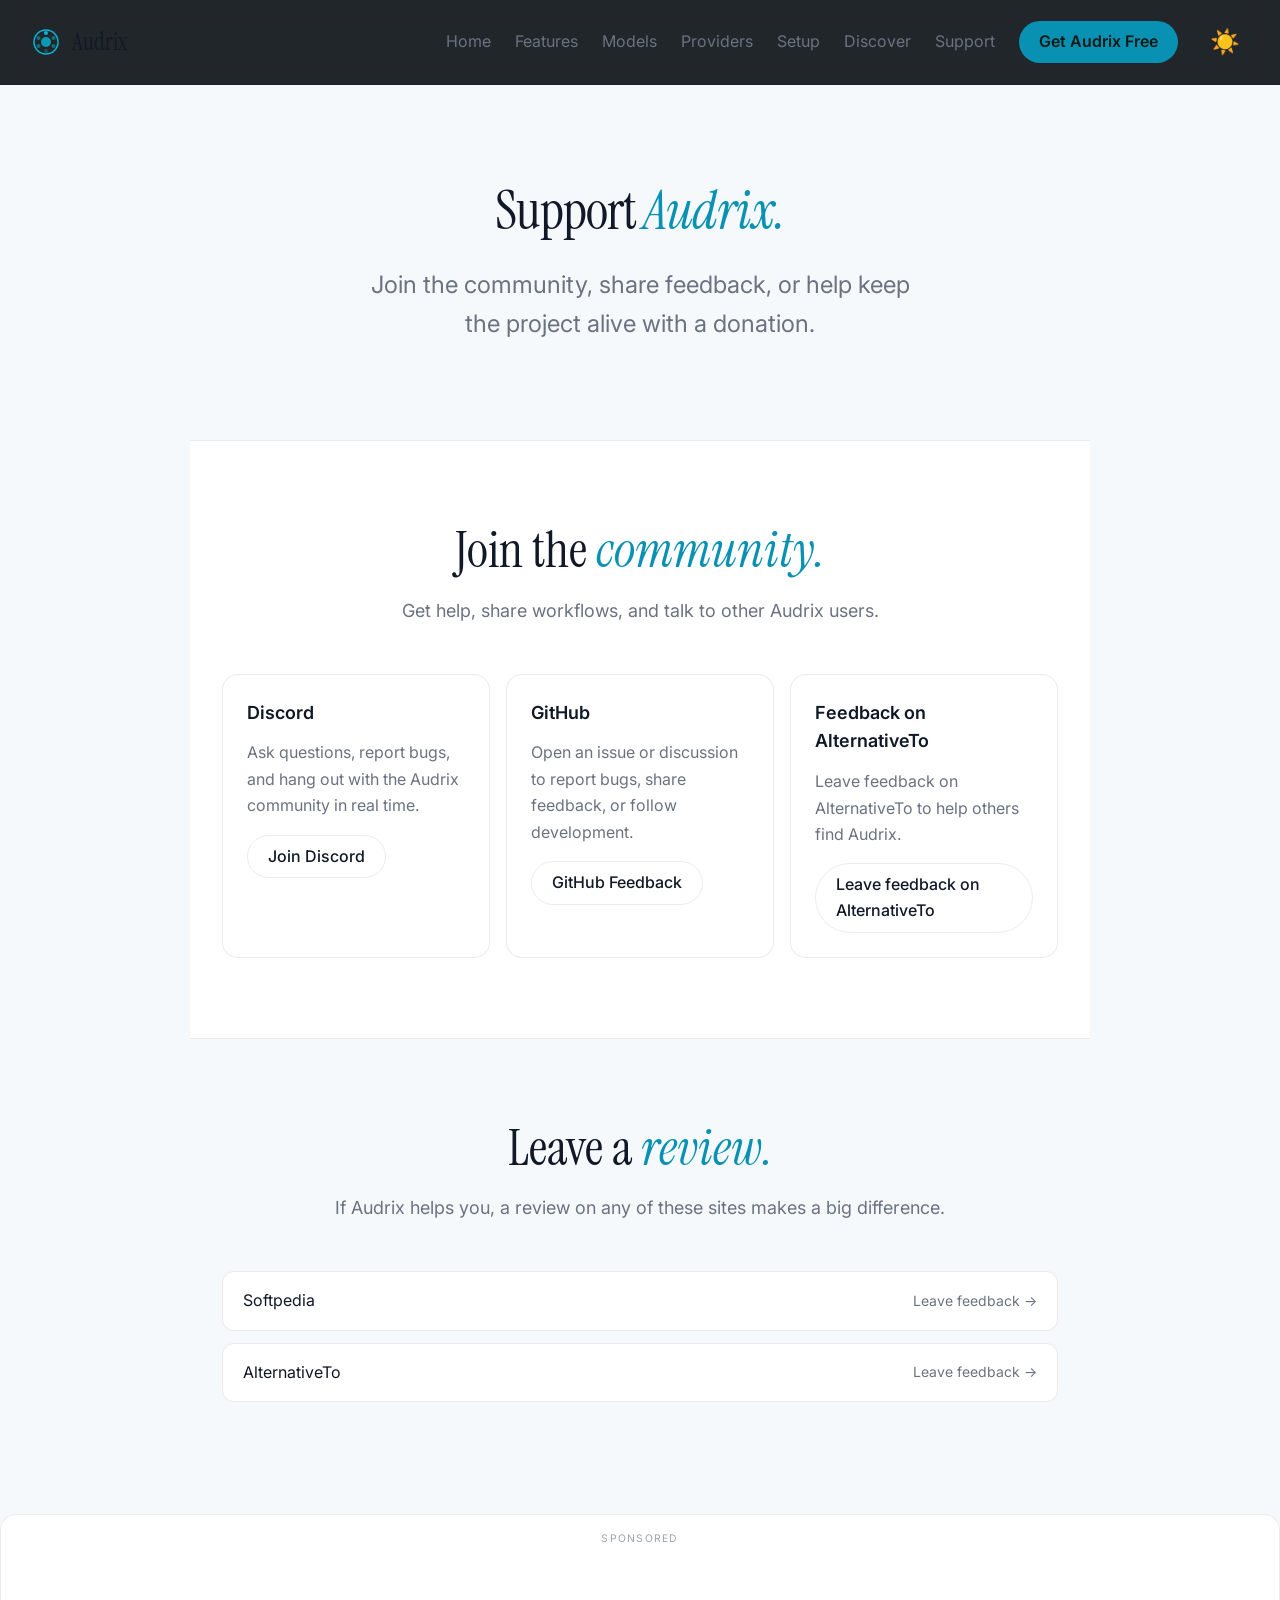
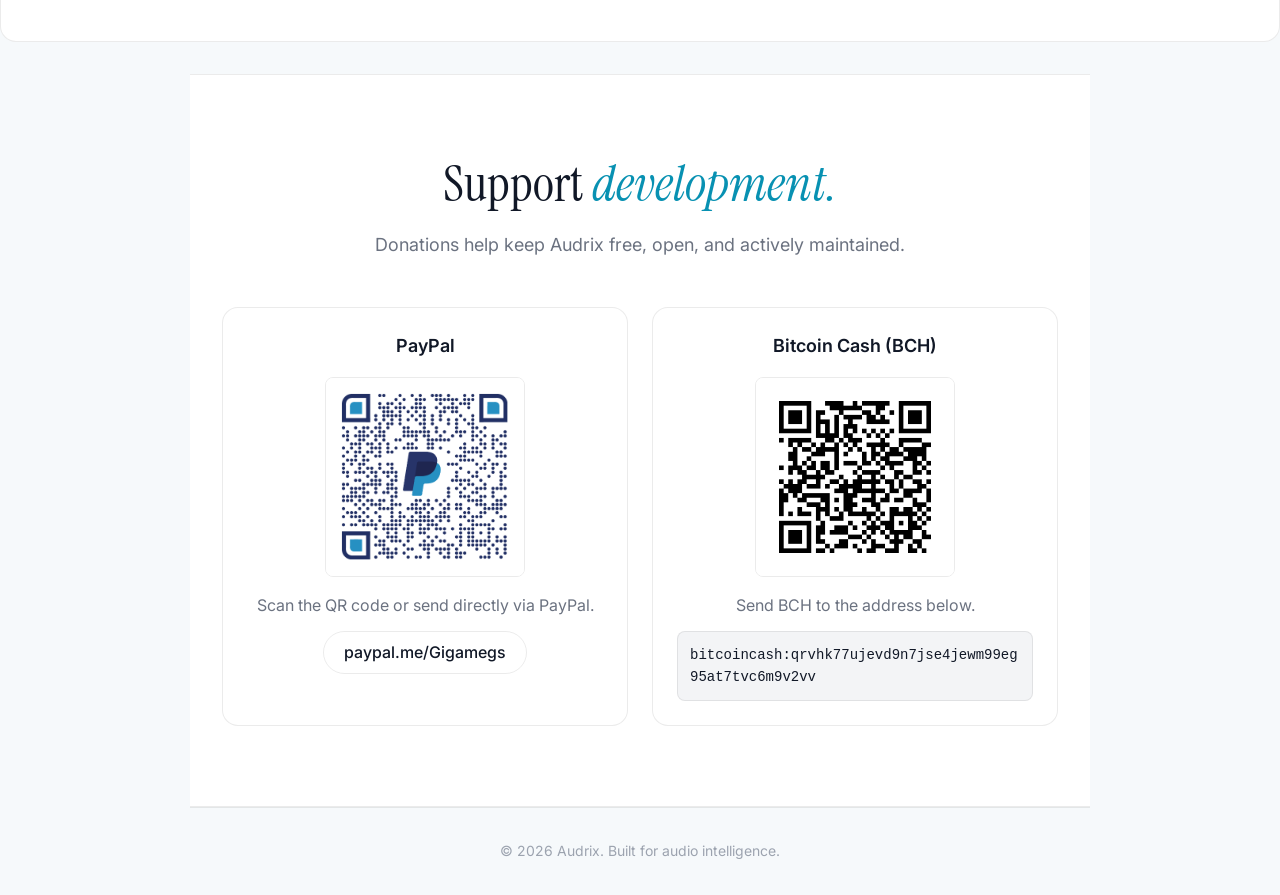
<file: docs/support.html>
<!DOCTYPE html>
<html lang="en" data-theme="dark">
<head>
<meta charset="UTF-8">
<meta name="viewport" content="width=device-width, initial-scale=1.0">

<!-- Google Ads -->
<script async src="https://pagead2.googlesyndication.com/pagead/js/adsbygoogle.js?client=ca-pub-6449563648591184"
     crossorigin="anonymous"></script>

<title>Audrix: Support &amp; Donate</title>
<meta name="description" content="Support Audrix. Join the Discord community, leave a review, or donate via PayPal or Bitcoin Cash.">
<link rel="icon" type="image/x-icon" href="../assets/favicon.ico">
<link rel="canonical" href="https://tetramatrix.github.io/Audrix/support.html">
<meta name="robots" content="index, follow">
<meta name="theme-color" content="#0b0f14">
<link rel="preconnect" href="https://fonts.googleapis.com">
<link rel="preconnect" href="https://fonts.gstatic.com" crossorigin>
<link href="https://fonts.googleapis.com/css2?family=Inter:wght@300..700&family=Instrument+Serif:ital@0;1&display=swap" rel="stylesheet">

<style>
:root, [data-theme="dark"] {
  --color-bg:             #0b0f14;
  --color-surface:        #111820;
  --color-surface-2:      #19222d;
  --color-surface-3:      #202a37;
  --color-border:         rgba(255,255,255,0.08);
  --color-text:           #e8eaed;
  --color-text-muted:     #8a8f98;
  --color-text-faint:     #4a4f58;
  --color-primary:        #06b6d4;
  --color-primary-hover:  #22d3ee;
  --color-primary-dim:    rgba(6,182,212,0.12);
  --color-free:           #4ade80;
  --color-free-dim:       rgba(74,222,128,0.12);

  --font-display: 'Instrument Serif', Georgia, serif;
  --font-body: 'Inter', system-ui, sans-serif;

  --text-xs:   clamp(0.75rem, 0.7rem + 0.25vw, 0.875rem);
  --text-sm:   clamp(0.875rem, 0.8rem + 0.35vw, 1rem);
  --text-base: clamp(1rem, 0.95rem + 0.25vw, 1.125rem);
  --text-lg:   clamp(1.125rem, 1rem + 0.75vw, 1.5rem);
  --text-xl:   clamp(1.5rem, 1.2rem + 1.25vw, 2.25rem);
  --text-2xl:  clamp(2rem, 1.2rem + 2.5vw, 3.5rem);
  --text-hero: clamp(2rem, 1rem + 3vw, 3.5rem);

  --space-1: 0.25rem; --space-2: 0.5rem; --space-3: 0.75rem;
  --space-4: 1rem; --space-5: 1.25rem; --space-6: 1.5rem;
  --space-8: 2rem; --space-10: 2.5rem; --space-12: 3rem;
  --space-16: 4rem; --space-20: 5rem; --space-24: 6rem;

  --radius-sm: 0.375rem; --radius-md: 0.5rem; --radius-lg: 0.75rem;
  --radius-xl: 1rem; --radius-2xl: 1.5rem; --radius-full: 9999px;
}

[data-theme="light"] {
  --color-bg:             #f6f9fb;
  --color-surface:        #ffffff;
  --color-surface-2:      #f3f4f6;
  --color-surface-3:      #e5e7eb;
  --color-border:         rgba(0,0,0,0.08);
  --color-text:           #111827;
  --color-text-muted:     #6b7280;
  --color-text-faint:     #9ca3af;
  --color-primary:        #0891b2;
  --color-primary-hover:  #0e7490;
  --color-primary-dim:    rgba(8,145,178,0.1);
  --color-free:           #16a34a;
  --color-free-dim:       rgba(22,163,74,0.1);
}

*, *::before, *::after { box-sizing: border-box; margin: 0; padding: 0; }
html { scroll-behavior: smooth; -webkit-font-smoothing: antialiased; }
body {
  min-height: 100dvh;
  font-family: var(--font-body);
  font-size: var(--text-base);
  color: var(--color-text);
  background: var(--color-bg);
  line-height: 1.6;
  overflow-x: hidden;
}
img { display: block; max-width: 100%; height: auto; }
ul { list-style: none; }
a { color: var(--color-primary); text-decoration: none; }
a:hover { color: var(--color-primary-hover); }

/* ── NAV ── */
nav {
  display: flex;
  align-items: center;
  justify-content: space-between;
  padding: var(--space-5) var(--space-8);
  border-bottom: 1px solid var(--color-border);
  position: sticky; top: 0; z-index: 50;
  background: rgba(11,15,20,0.9);
  backdrop-filter: blur(12px);
}
.nav-logo {
  display: flex; align-items: center; gap: var(--space-3);
  font-family: var(--font-display);
  font-size: var(--text-lg);
  color: var(--color-text);
  text-decoration: none;
}
.nav-links { display: flex; align-items: center; gap: var(--space-6); }
.nav-links a {
  color: var(--color-text-muted); text-decoration: none;
  font-size: var(--text-sm); transition: color 160ms ease;
}
.nav-links a:hover { color: var(--color-text); }
.nav-links .btn-primary { color: #0a1a17; }
.btn-primary {
  background: var(--color-primary);
  color: #0a1a17;
  font-size: var(--text-sm);
  font-weight: 600;
  padding: var(--space-2) var(--space-5);
  border-radius: var(--radius-full);
  border: none; cursor: pointer;
  text-decoration: none;
  transition: background 160ms ease, transform 120ms ease;
  display: inline-block;
}
.btn-primary:hover { background: var(--color-primary-hover); transform: translateY(-1px); }
.btn-outline {
  border: 1px solid var(--color-border);
  color: var(--color-text);
  font-size: var(--text-sm);
  font-weight: 500;
  padding: var(--space-2) var(--space-5);
  border-radius: var(--radius-full);
  cursor: pointer;
  text-decoration: none;
  transition: border-color 160ms ease, background 160ms ease;
  display: inline-block;
}
.btn-outline:hover { border-color: var(--color-primary); background: var(--color-primary-dim); }

/* ── HERO ── */
.hero {
  padding: clamp(var(--space-16), 10vw, var(--space-24)) var(--space-8);
  text-align: center;
  max-width: 800px;
  margin: 0 auto;
}
.hero h1 {
  font-family: var(--font-display);
  font-size: var(--text-hero);
  font-weight: 400;
  line-height: 1.1;
  margin-bottom: var(--space-6);
  letter-spacing: -0.02em;
}
.hero h1 em { font-style: italic; color: var(--color-primary); }
.hero-sub {
  font-size: var(--text-lg);
  color: var(--color-text-muted);
  max-width: 560px;
  margin: 0 auto;
  line-height: 1.65;
}

/* ── SECTIONS ── */
.section {
  padding: var(--space-20) var(--space-8);
  max-width: 900px;
  margin: 0 auto;
}
.section-alt {
  background: var(--color-surface);
  border-top: 1px solid var(--color-border);
  border-bottom: 1px solid var(--color-border);
}
.section-header {
  max-width: 640px;
  margin: 0 auto var(--space-12);
  text-align: center;
}
.section-header h2 {
  font-family: var(--font-display);
  font-size: var(--text-2xl);
  font-weight: 400;
  line-height: 1.15;
  margin-bottom: var(--space-4);
}
.section-header h2 em { font-style: italic; color: var(--color-primary); }
.section-header p {
  color: var(--color-text-muted);
  font-size: var(--text-base);
  line-height: 1.65;
}

/* ── CARDS ── */
.card-grid {
  display: grid;
  grid-template-columns: repeat(auto-fill, minmax(min(260px,100%), 1fr));
  gap: var(--space-4);
}
.card {
  background: var(--color-surface);
  border: 1px solid var(--color-border);
  border-radius: var(--radius-xl);
  padding: var(--space-6);
  transition: border-color 200ms, box-shadow 200ms;
}
.card:hover {
  border-color: rgba(6,182,212,0.2);
  box-shadow: 0 8px 32px rgba(6,182,212,0.04);
}
.card h3 {
  font-size: var(--text-base);
  font-weight: 600;
  color: var(--color-text);
  margin-bottom: var(--space-3);
}
.card p {
  font-size: var(--text-sm);
  color: var(--color-text-muted);
  line-height: 1.65;
  margin-bottom: var(--space-4);
}
.card a { display: inline-block; }

/* ── QR CODES ── */
.donate-grid {
  display: grid;
  grid-template-columns: repeat(auto-fill, minmax(min(280px,100%), 1fr));
  gap: var(--space-6);
  margin-top: var(--space-8);
}
.donate-card {
  background: var(--color-surface);
  border: 1px solid var(--color-border);
  border-radius: var(--radius-xl);
  padding: var(--space-6);
  text-align: center;
}
.donate-card h3 {
  font-size: var(--text-base);
  font-weight: 600;
  color: var(--color-text);
  margin-bottom: var(--space-4);
}
.donate-card img {
  max-width: 200px;
  margin: 0 auto var(--space-4);
  border-radius: var(--radius-md);
  border: 1px solid var(--color-border);
}
.donate-card p {
  font-size: var(--text-sm);
  color: var(--color-text-muted);
  line-height: 1.6;
  margin-bottom: var(--space-3);
  word-break: break-all;
}
.donate-card .address {
  font-family: 'Courier New', monospace;
  font-size: var(--text-xs);
  color: var(--color-text);
  background: var(--color-surface-2);
  padding: var(--space-3);
  border-radius: var(--radius-md);
  border: 1px solid var(--color-border);
  word-break: break-all;
  text-align: left;
}

/* ── REVIEW LINKS ── */
.review-list {
  display: flex;
  flex-direction: column;
  gap: var(--space-3);
  margin-top: var(--space-6);
}
.review-link {
  display: flex;
  align-items: center;
  justify-content: space-between;
  gap: var(--space-4);
  padding: var(--space-4) var(--space-5);
  background: var(--color-surface);
  border: 1px solid var(--color-border);
  border-radius: var(--radius-lg);
  color: var(--color-text);
  font-size: var(--text-sm);
  transition: border-color 160ms, background 160ms;
}
.review-link:hover {
  border-color: var(--color-primary);
  background: var(--color-primary-dim);
}
.review-link span { color: var(--color-text-muted); font-size: var(--text-xs); }

/* ── FOOTER ── */
footer {
  padding: var(--space-8);
  border-top: 1px solid var(--color-border);
  text-align: center;
  font-size: var(--text-xs);
  color: var(--color-text-faint);
  max-width: 900px; margin: 0 auto;
}

/* ── ADSENSE INLINE ADS ── */
.ad-container {
  margin: var(--space-8) auto;
  max-width: 100%;
  overflow: hidden;
  border-radius: var(--radius-xl);
  background: var(--color-surface);
  border: 1px solid var(--color-border);
  padding: var(--space-4);
  text-align: center;
  max-height: 520px;
}
.ad-label {
  font-size: 0.65rem;
  text-transform: uppercase;
  letter-spacing: 0.12em;
  color: var(--color-text-faint);
  margin-bottom: var(--space-2);
}

/* ── MOBILE ── */
@media (max-width: 768px) {
  nav { padding: var(--space-4); }
  .nav-links { gap: var(--space-3); }
  .hero { padding: var(--space-12) var(--space-5); }
  .section { padding: var(--space-12) var(--space-4); }
}

::-webkit-scrollbar { width: 6px; }
::-webkit-scrollbar-track { background: var(--color-bg); }
::-webkit-scrollbar-thumb { background: var(--color-surface-3); border-radius: 3px; }
</style>
</head>
<body>

<!-- NAV -->
<nav>
  <a href="index.html" class="nav-logo">
    <svg width="28" height="28" viewBox="0 0 28 28" fill="none" aria-label="Audrix">
      <circle cx="14" cy="14" r="12" stroke="#06b6d4" stroke-width="1.5" fill="none"/>
      <circle cx="14" cy="14" r="5" fill="#06b6d4" opacity="0.8"/>
      <circle cx="14" cy="5" r="2" fill="#06b6d4"/>
      <circle cx="21.5" cy="10" r="2" fill="#06b6d4" opacity="0.5"/>
      <circle cx="21.5" cy="18" r="2" fill="#06b6d4" opacity="0.5"/>
      <circle cx="14" cy="23" r="2" fill="#06b6d4" opacity="0.3"/>
      <circle cx="6.5" cy="18" r="2" fill="#06b6d4" opacity="0.5"/>
      <circle cx="6.5" cy="10" r="2" fill="#06b6d4" opacity="0.5"/>
    </svg>
    Audrix
  </a>
  <div class="nav-links" id="navLinks">
    <a href="index.html">Home</a>
    <a href="index.html#features">Features</a>
    <a href="index.html#models">Models</a>
    <a href="index.html#providers">Providers</a>
    <a href="index.html#setup">Setup</a>
    <a href="index.html#discover">Discover</a>
    <a href="support.html">Support</a>
    <a href="https://github.com/Tetramatrix/Audrix/releases/latest/download/Audrix_Community.exe" class="btn-primary">Get Audrix Free</a>
    <button id="themeToggle" aria-label="Toggle light mode" style="background:none;border:none;color:var(--color-text-muted);cursor:pointer;font-size:var(--text-lg);padding:var(--space-2);">🌙</button>
  </div>
  <button id="menuToggle" aria-label="Toggle menu" aria-expanded="false" aria-controls="navLinks" style="display:none;background:none;border:none;color:var(--color-text);cursor:pointer;font-size:var(--text-xl);padding:var(--space-2);">☰</button>
</nav>

<!-- HERO -->
<section class="hero">
  <h1>Support <em>Audrix.</em></h1>
  <p class="hero-sub">
    Join the community, share feedback, or help keep the project alive with a donation.
  </p>
</section>

<!-- COMMUNITY -->
<section class="section section-alt" id="community">
  <div class="section-header">
    <h2>Join the <em>community.</em></h2>
    <p>Get help, share workflows, and talk to other Audrix users.</p>
  </div>
  <div class="card-grid">
    <div class="card">
      <h3>Discord</h3>
      <p>Ask questions, report bugs, and hang out with the Audrix community in real time.</p>
      <a href="https://discord.gg/4QkQSfSATF" target="_blank" class="btn-outline">Join Discord</a>
    </div>
    <div class="card">
      <h3>GitHub</h3>
      <p>Open an issue or discussion to report bugs, share feedback, or follow development.</p>
      <a href="https://github.com/Tetramatrix/Audrix" target="_blank" class="btn-outline">GitHub Feedback</a>
    </div>
    <div class="card">
      <h3>Feedback on AlternativeTo</h3>
      <p>Leave feedback on AlternativeTo to help others find Audrix.</p>
      <a href="https://alternativeto.net/software/audrix" target="_blank" rel="noopener noreferrer" class="btn-outline">Leave feedback on AlternativeTo</a>
    </div>
  </div>
</section>

<!-- REVIEWS -->
<section class="section" id="reviews">
  <div class="section-header">
    <h2>Leave a <em>review.</em></h2>
    <p>If Audrix helps you, a review on any of these sites makes a big difference.</p>
  </div>
  <div class="review-list">
    <a href="https://www.softpedia.com/get/Office-tools/Audrix.shtml" class="review-link" target="_blank" rel="noopener">
      Softpedia <span>Leave feedback →</span>
    </a>
    <a href="https://alternativeto.net/software/audrix" class="review-link" target="_blank" rel="noopener">
      AlternativeTo <span>Leave feedback →</span>
    </a>
  </div>
</section>

<!-- AD SPOT - Support Page -->
<div class="ad-container">
  <p class="ad-label">Sponsored</p>
  <ins class="adsbygoogle"
       style="display:inline-block;width:468px;height:60px"
       data-ad-client="ca-pub-6449563648591184"
       data-ad-slot="6119369521"></ins>
  <script>(adsbygoogle = window.adsbygoogle || []).push({});</script>
</div>

<!-- DONATE -->
<section class="section section-alt" id="donate">
  <div class="section-header">
    <h2>Support <em>development.</em></h2>
    <p>Donations help keep Audrix free, open, and actively maintained.</p>
  </div>
  <div class="donate-grid">
    <div class="donate-card">
      <h3>PayPal</h3>
      <img src="qrcode.png" alt="PayPal QR code">
      <p>Scan the QR code or send directly via PayPal.</p>
      <a href="https://paypal.me/Gigamegs" target="_blank" class="btn-outline">paypal.me/Gigamegs</a>
    </div>
    <div class="donate-card">
      <h3>Bitcoin Cash (BCH)</h3>
      <img src="bch_qrcode.png" alt="Bitcoin Cash QR code">
      <p>Send BCH to the address below.</p>
      <div class="address">bitcoincash:qrvhk77ujevd9n7jse4jewm99eg95at7tvc6m9v2vv</div>
    </div>
  </div>
</section>

<!-- FOOTER -->
<footer>
  <span>© 2026 Audrix. Built for audio intelligence.</span>
</footer>

<script>
(function() {
  'use strict';
  var toggle = document.getElementById('menuToggle');
  var links = document.getElementById('navLinks');
  if (toggle && links) {
    toggle.addEventListener('click', function() {
      var expanded = toggle.getAttribute('aria-expanded') === 'true';
      toggle.setAttribute('aria-expanded', String(!expanded));
      links.classList.toggle('open');
      toggle.textContent = expanded ? '☰' : '✕';
    });
  }
  var themeBtn = document.getElementById('themeToggle');
  var stored = localStorage.getItem('theme');
  var prefersLight = window.matchMedia('(prefers-color-scheme: light)').matches;
  var theme = stored || (prefersLight ? 'light' : 'dark');
  document.documentElement.setAttribute('data-theme', theme);
  if (themeBtn) {
    themeBtn.textContent = theme === 'dark' ? '🌙' : '☀️';
    themeBtn.addEventListener('click', function() {
      var current = document.documentElement.getAttribute('data-theme');
      var next = current === 'dark' ? 'light' : 'dark';
      document.documentElement.setAttribute('data-theme', next);
      localStorage.setItem('theme', next);
      themeBtn.textContent = next === 'dark' ? '🌙' : '☀️';
    });
  }

  /* Nav shadow on scroll */
  var nav = document.querySelector('nav');
  if (nav) {
    var onScroll = function() { nav.classList.toggle('scrolled', window.scrollY > 10); };
    window.addEventListener('scroll', onScroll, { passive: true });
    onScroll();
  }
})();
</script>

</body>
</html>
</file>
